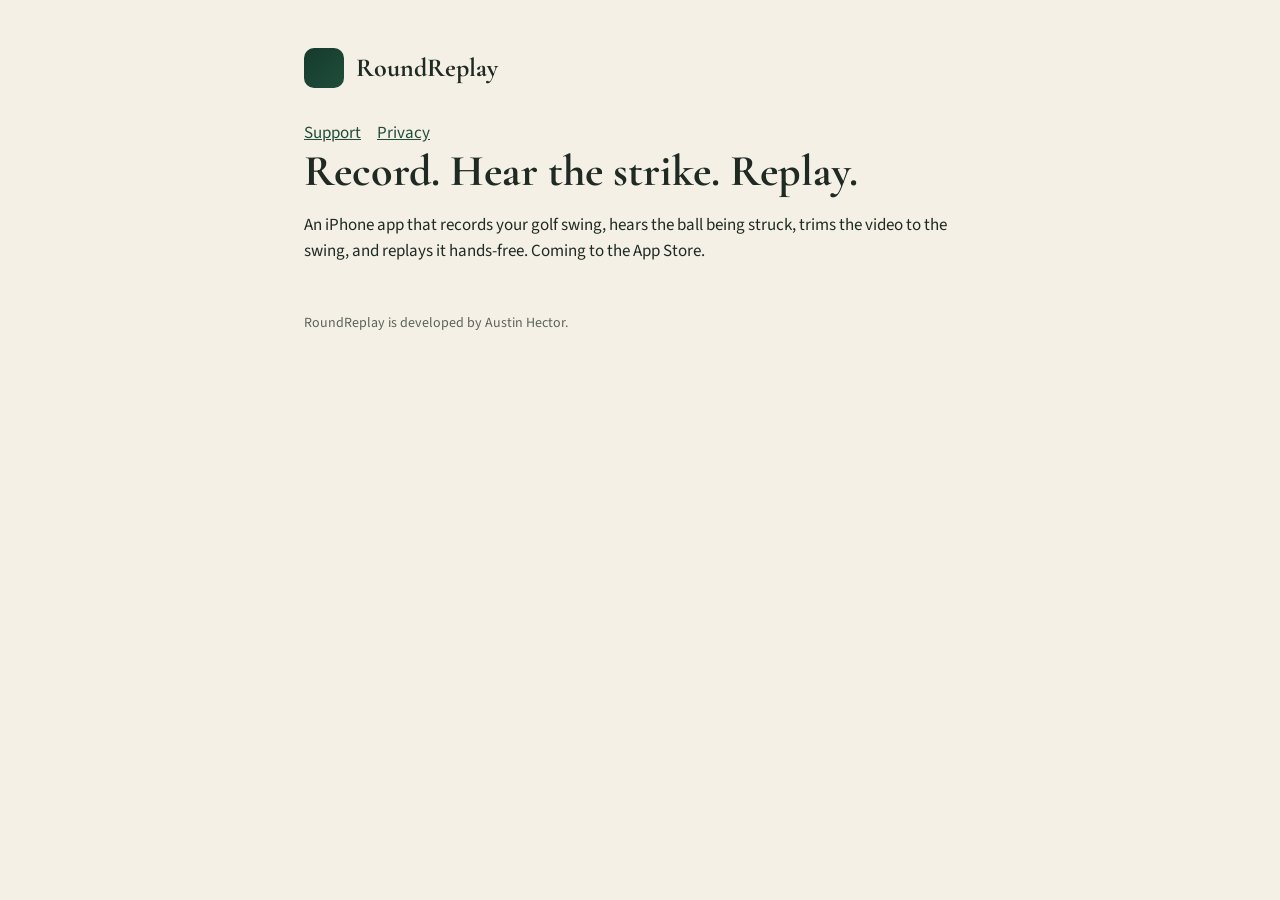
<file: index.html>
<!doctype html>
<html lang="en">
<head>
<meta charset="utf-8">
<meta name="viewport" content="width=device-width, initial-scale=1">
<title>RoundReplay</title>
<link rel="stylesheet" href="https://fonts.googleapis.com/css2?family=Cormorant+Garamond:wght@700&family=Source+Sans+3:wght@400;600&display=swap">
<link rel="stylesheet" href="style.css">
</head>
<body>
<main>
<header><div class="mark"></div><div class="name">RoundReplay</div></header>
<nav><a href="support.html">Support</a><a href="privacy.html">Privacy</a></nav>
<h1>Record. Hear the strike. Replay.</h1>
<p>An iPhone app that records your golf swing, hears the ball being struck, trims the video to the swing, and replays it hands-free. Coming to the App Store.</p>
<footer>RoundReplay is developed by Austin Hector.</footer>
</main>
</body>
</html>
</file>
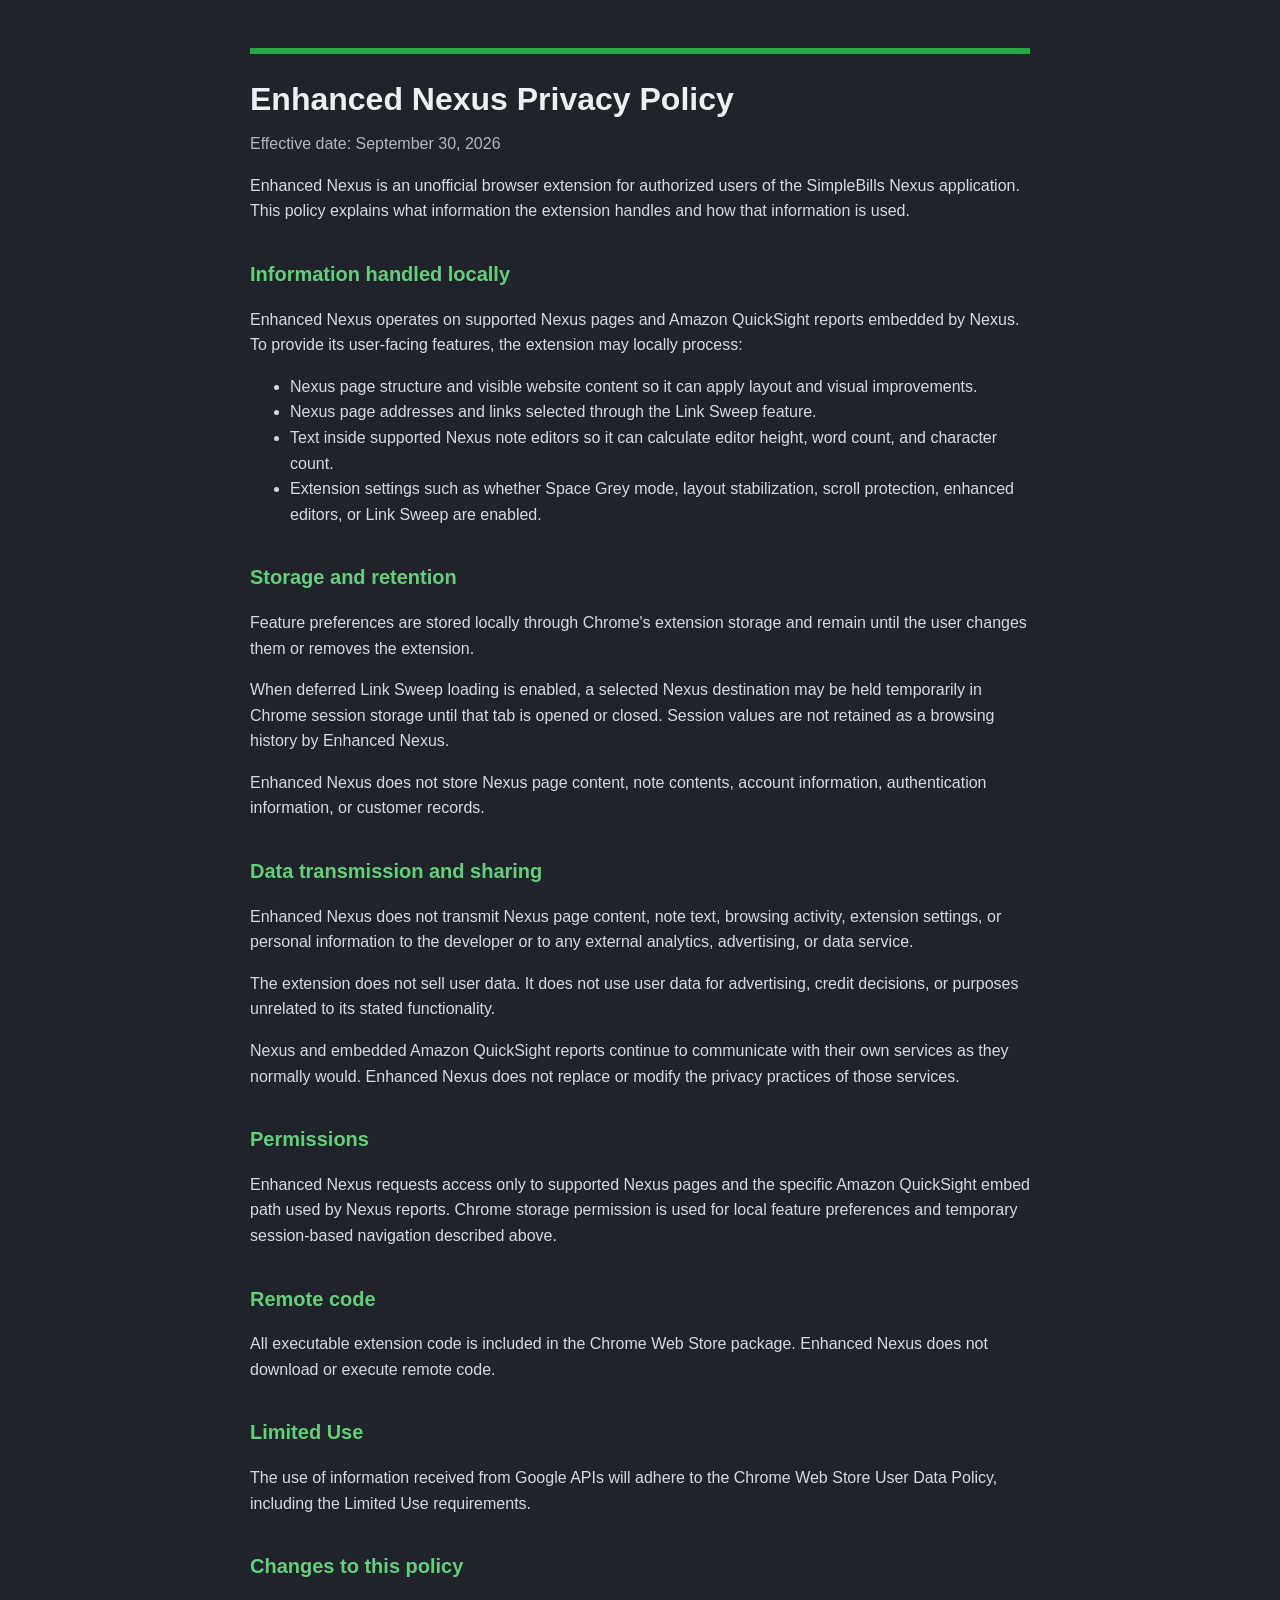
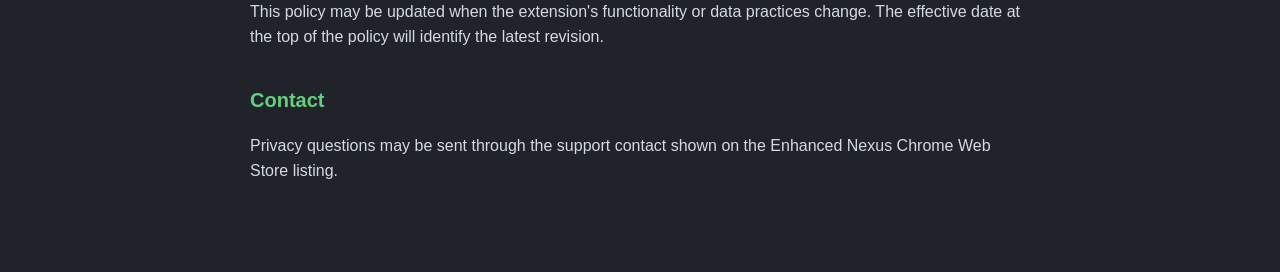
<file: enhanced-nexus-privacy.html>
<!doctype html>
<html lang="en">
<head>
  <meta charset="utf-8">
  <meta name="viewport" content="width=device-width, initial-scale=1">
  <title>Enhanced Nexus Privacy Policy</title>
  <style>
    :root { color-scheme: light dark; font-family: Arial, sans-serif; }
    body { background: #20242a; color: #edf0f3; line-height: 1.6; margin: 0; }
    main { margin: 0 auto; max-width: 780px; padding: 48px 24px 72px; }
    h1 { border-top: 6px solid #28a745; font-size: 32px; margin: 0 0 6px; padding-top: 20px; }
    h2 { color: #63cf7b; font-size: 20px; margin-top: 34px; }
    p, li { color: #d5dae0; }
    .date { color: #aeb6bf; margin-top: 0; }
    a { color: #63cf7b; }
  </style>
</head>
<body>
  <main>
    <h1>Enhanced Nexus Privacy Policy</h1>
    <p class="date">Effective date: September 30, 2026</p>
    <p>Enhanced Nexus is an unofficial browser extension for authorized users of the SimpleBills Nexus application. This policy explains what information the extension handles and how that information is used.</p>

    <h2>Information handled locally</h2>
    <p>Enhanced Nexus operates on supported Nexus pages and Amazon QuickSight reports embedded by Nexus. To provide its user-facing features, the extension may locally process:</p>
    <ul>
      <li>Nexus page structure and visible website content so it can apply layout and visual improvements.</li>
      <li>Nexus page addresses and links selected through the Link Sweep feature.</li>
      <li>Text inside supported Nexus note editors so it can calculate editor height, word count, and character count.</li>
      <li>Extension settings such as whether Space Grey mode, layout stabilization, scroll protection, enhanced editors, or Link Sweep are enabled.</li>
    </ul>

    <h2>Storage and retention</h2>
    <p>Feature preferences are stored locally through Chrome's extension storage and remain until the user changes them or removes the extension.</p>
    <p>When deferred Link Sweep loading is enabled, a selected Nexus destination may be held temporarily in Chrome session storage until that tab is opened or closed. Session values are not retained as a browsing history by Enhanced Nexus.</p>
    <p>Enhanced Nexus does not store Nexus page content, note contents, account information, authentication information, or customer records.</p>

    <h2>Data transmission and sharing</h2>
    <p>Enhanced Nexus does not transmit Nexus page content, note text, browsing activity, extension settings, or personal information to the developer or to any external analytics, advertising, or data service.</p>
    <p>The extension does not sell user data. It does not use user data for advertising, credit decisions, or purposes unrelated to its stated functionality.</p>
    <p>Nexus and embedded Amazon QuickSight reports continue to communicate with their own services as they normally would. Enhanced Nexus does not replace or modify the privacy practices of those services.</p>

    <h2>Permissions</h2>
    <p>Enhanced Nexus requests access only to supported Nexus pages and the specific Amazon QuickSight embed path used by Nexus reports. Chrome storage permission is used for local feature preferences and temporary session-based navigation described above.</p>

    <h2>Remote code</h2>
    <p>All executable extension code is included in the Chrome Web Store package. Enhanced Nexus does not download or execute remote code.</p>

    <h2>Limited Use</h2>
    <p>The use of information received from Google APIs will adhere to the Chrome Web Store User Data Policy, including the Limited Use requirements.</p>

    <h2>Changes to this policy</h2>
    <p>This policy may be updated when the extension's functionality or data practices change. The effective date at the top of the policy will identify the latest revision.</p>

    <h2>Contact</h2>
    <p>Privacy questions may be sent through the support contact shown on the Enhanced Nexus Chrome Web Store listing.</p>
  </main>
</body>
</html>
</file>
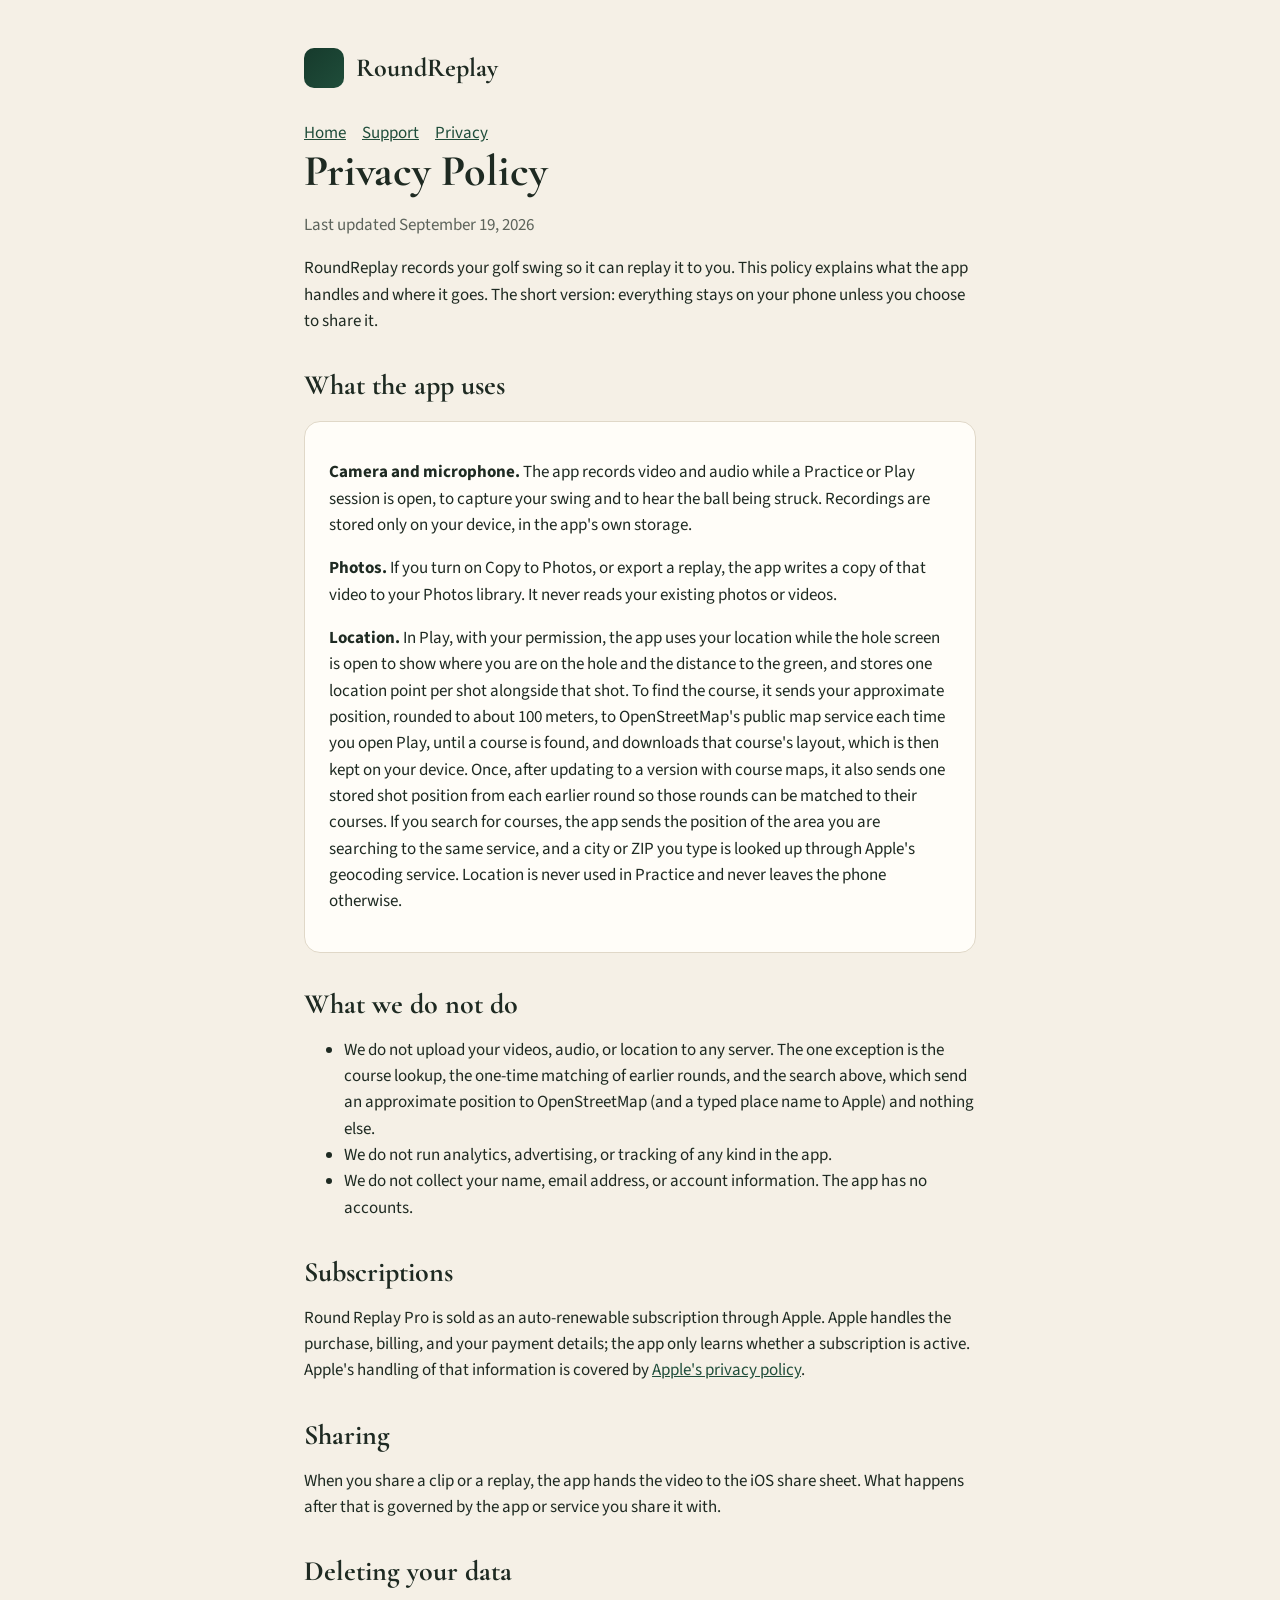
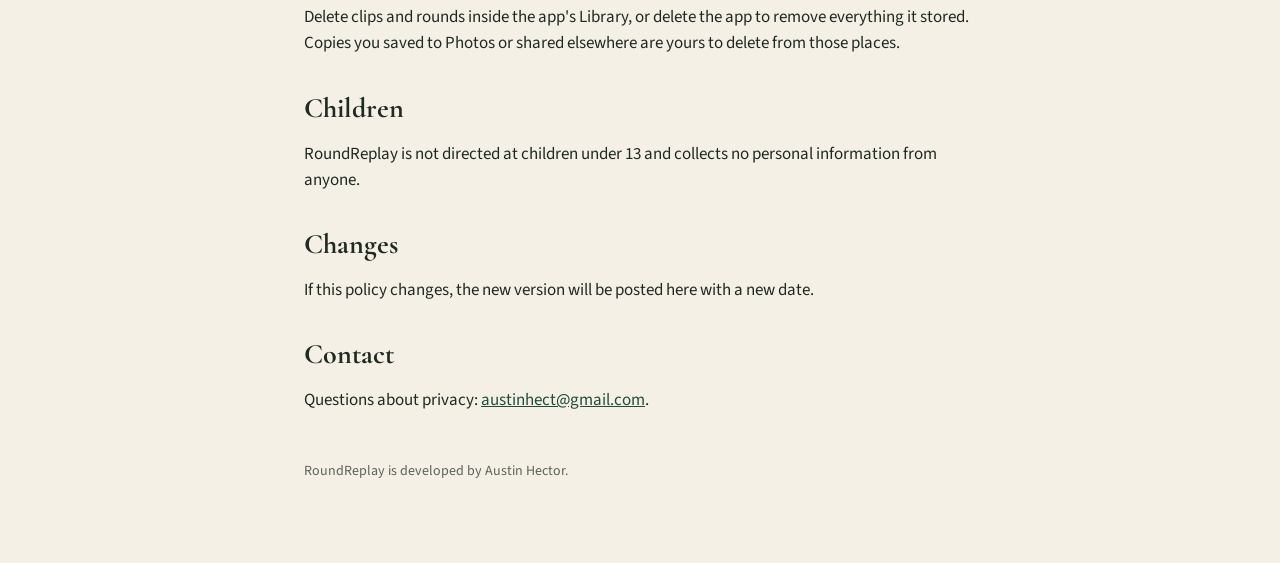
<file: privacy.html>
<!doctype html>
<html lang="en">
<head>
<meta charset="utf-8">
<meta name="viewport" content="width=device-width, initial-scale=1">
<title>RoundReplay Privacy Policy</title>
<link rel="stylesheet" href="https://fonts.googleapis.com/css2?family=Cormorant+Garamond:wght@700&family=Source+Sans+3:wght@400;600&display=swap">
<link rel="stylesheet" href="style.css">
</head>
<body>
<main>
<header><div class="mark"></div><div class="name">RoundReplay</div></header>
<nav><a href="index.html">Home</a><a href="support.html">Support</a><a href="privacy.html">Privacy</a></nav>

<h1>Privacy Policy</h1>
<p class="muted">Last updated September 19, 2026</p>

<p>RoundReplay records your golf swing so it can replay it to you. This policy explains what the app handles and where it goes. The short version: everything stays on your phone unless you choose to share it.</p>

<h2>What the app uses</h2>
<div class="card">
<p><strong>Camera and microphone.</strong> The app records video and audio while a Practice or Play session is open, to capture your swing and to hear the ball being struck. Recordings are stored only on your device, in the app's own storage.</p>
<p><strong>Photos.</strong> If you turn on Copy to Photos, or export a replay, the app writes a copy of that video to your Photos library. It never reads your existing photos or videos.</p>
<p><strong>Location.</strong> In Play, with your permission, the app uses your location while the hole screen is open to show where you are on the hole and the distance to the green, and stores one location point per shot alongside that shot. To find the course, it sends your approximate position, rounded to about 100 meters, to OpenStreetMap's public map service each time you open Play, until a course is found, and downloads that course's layout, which is then kept on your device. Once, after updating to a version with course maps, it also sends one stored shot position from each earlier round so those rounds can be matched to their courses. If you search for courses, the app sends the position of the area you are searching to the same service, and a city or ZIP you type is looked up through Apple's geocoding service. Location is never used in Practice and never leaves the phone otherwise.</p>
</div>

<h2>What we do not do</h2>
<ul>
<li>We do not upload your videos, audio, or location to any server. The one exception is the course lookup, the one-time matching of earlier rounds, and the search above, which send an approximate position to OpenStreetMap (and a typed place name to Apple) and nothing else.</li>
<li>We do not run analytics, advertising, or tracking of any kind in the app.</li>
<li>We do not collect your name, email address, or account information. The app has no accounts.</li>
</ul>

<h2>Subscriptions</h2>
<p>Round Replay Pro is sold as an auto-renewable subscription through Apple. Apple handles the purchase, billing, and your payment details; the app only learns whether a subscription is active. Apple's handling of that information is covered by <a href="https://www.apple.com/legal/privacy/">Apple's privacy policy</a>.</p>

<h2>Sharing</h2>
<p>When you share a clip or a replay, the app hands the video to the iOS share sheet. What happens after that is governed by the app or service you share it with.</p>

<h2>Deleting your data</h2>
<p>Delete clips and rounds inside the app's Library, or delete the app to remove everything it stored. Copies you saved to Photos or shared elsewhere are yours to delete from those places.</p>

<h2>Children</h2>
<p>RoundReplay is not directed at children under 13 and collects no personal information from anyone.</p>

<h2>Changes</h2>
<p>If this policy changes, the new version will be posted here with a new date.</p>

<h2>Contact</h2>
<p>Questions about privacy: <a href="mailto:austinhect@gmail.com">austinhect@gmail.com</a>.</p>

<footer>RoundReplay is developed by Austin Hector.</footer>
</main>
</body>
</html>
</file>
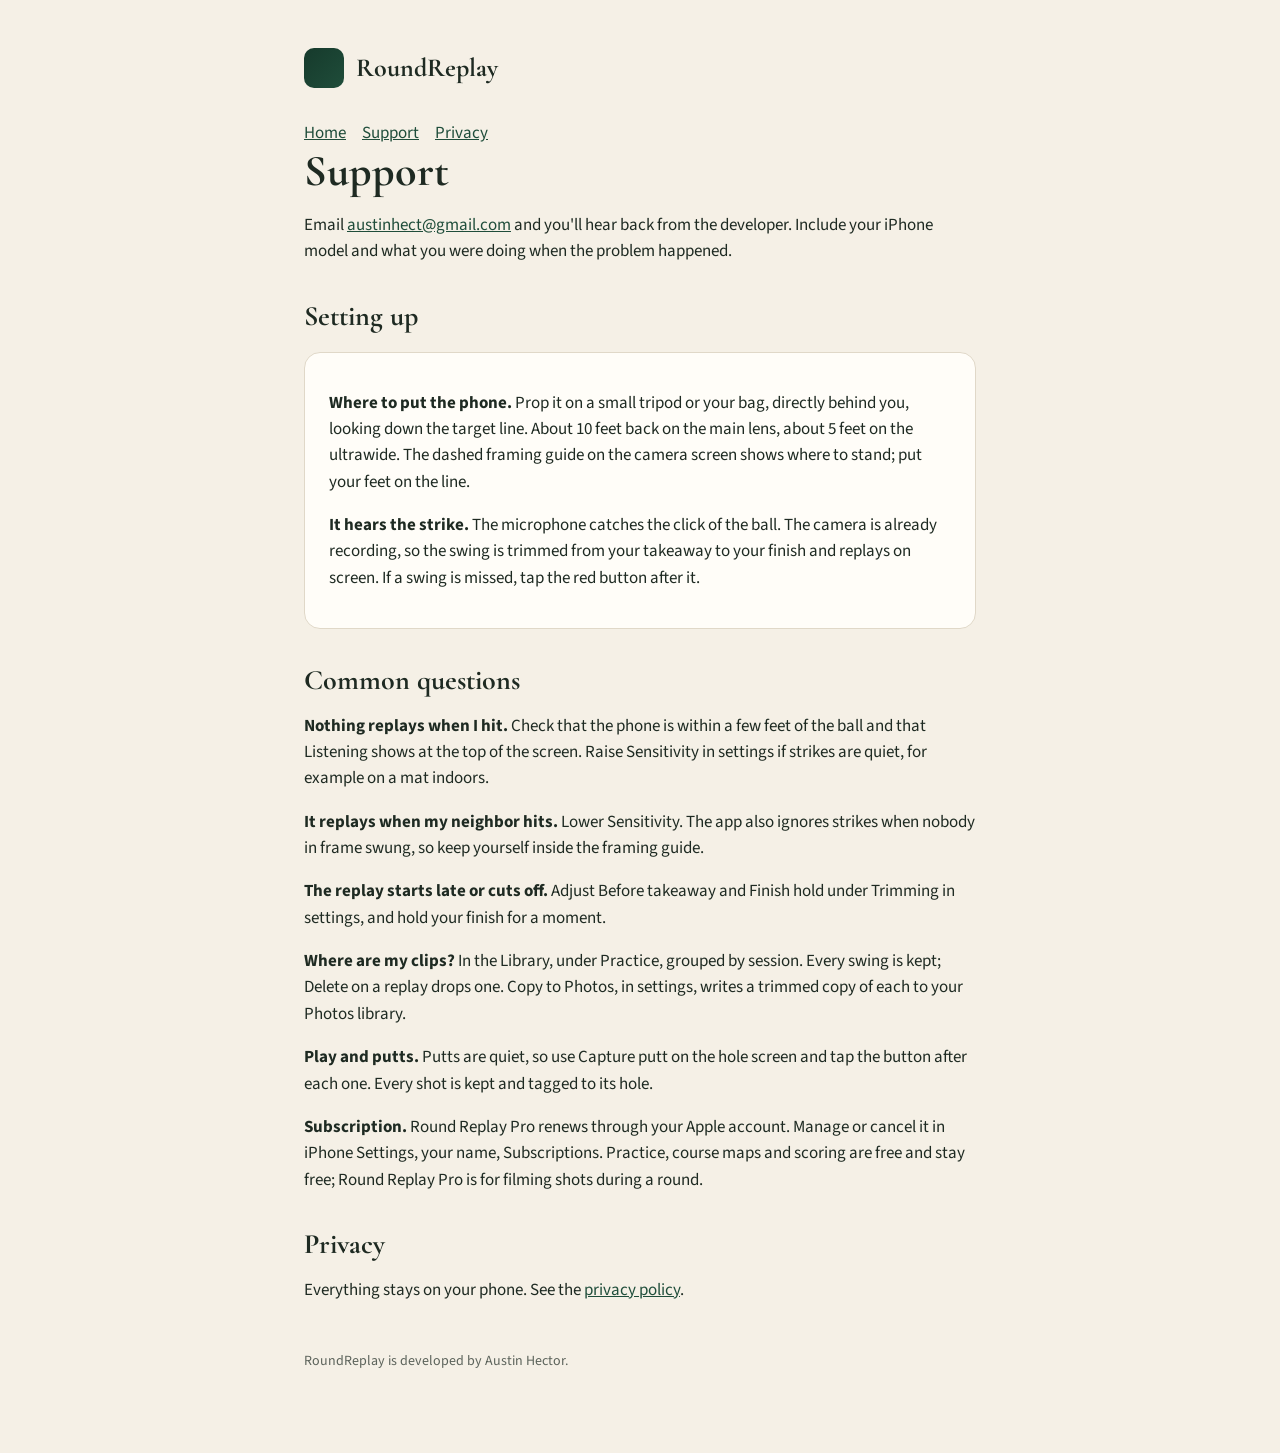
<file: support.html>
<!doctype html>
<html lang="en">
<head>
<meta charset="utf-8">
<meta name="viewport" content="width=device-width, initial-scale=1">
<title>RoundReplay Support</title>
<link rel="stylesheet" href="https://fonts.googleapis.com/css2?family=Cormorant+Garamond:wght@700&family=Source+Sans+3:wght@400;600&display=swap">
<link rel="stylesheet" href="style.css">
</head>
<body>
<main>
<header><div class="mark"></div><div class="name">RoundReplay</div></header>
<nav><a href="index.html">Home</a><a href="support.html">Support</a><a href="privacy.html">Privacy</a></nav>

<h1>Support</h1>
<p>Email <a href="mailto:austinhect@gmail.com">austinhect@gmail.com</a> and you'll hear back from the developer. Include your iPhone model and what you were doing when the problem happened.</p>

<h2>Setting up</h2>
<div class="card">
<p><strong>Where to put the phone.</strong> Prop it on a small tripod or your bag, directly behind you, looking down the target line. About 10 feet back on the main lens, about 5 feet on the ultrawide. The dashed framing guide on the camera screen shows where to stand; put your feet on the line.</p>
<p><strong>It hears the strike.</strong> The microphone catches the click of the ball. The camera is already recording, so the swing is trimmed from your takeaway to your finish and replays on screen. If a swing is missed, tap the red button after it.</p>
</div>

<h2>Common questions</h2>
<p><strong>Nothing replays when I hit.</strong> Check that the phone is within a few feet of the ball and that Listening shows at the top of the screen. Raise Sensitivity in settings if strikes are quiet, for example on a mat indoors.</p>
<p><strong>It replays when my neighbor hits.</strong> Lower Sensitivity. The app also ignores strikes when nobody in frame swung, so keep yourself inside the framing guide.</p>
<p><strong>The replay starts late or cuts off.</strong> Adjust Before takeaway and Finish hold under Trimming in settings, and hold your finish for a moment.</p>
<p><strong>Where are my clips?</strong> In the Library, under Practice, grouped by session. Every swing is kept; Delete on a replay drops one. Copy to Photos, in settings, writes a trimmed copy of each to your Photos library.</p>
<p><strong>Play and putts.</strong> Putts are quiet, so use Capture putt on the hole screen and tap the button after each one. Every shot is kept and tagged to its hole.</p>
<p><strong>Subscription.</strong> Round Replay Pro renews through your Apple account. Manage or cancel it in iPhone Settings, your name, Subscriptions. Practice, course maps and scoring are free and stay free; Round Replay Pro is for filming shots during a round.</p>

<h2>Privacy</h2>
<p>Everything stays on your phone. See the <a href="privacy.html">privacy policy</a>.</p>

<footer>RoundReplay is developed by Austin Hector.</footer>
</main>
</body>
</html>
</file>
<file: style.css>
:root { --cream: #F5F0E6; --paper: #FFFDF8; --line: #E0D8C8; --ink: #1E2A22; --muted: #5C635B; --forest: #1F4D3A; --brass: #B8934A; }
* { box-sizing: border-box; }
body { margin: 0; background: var(--cream); color: var(--ink); font-family: "Source Sans 3", "Helvetica Neue", Arial, sans-serif; font-size: 17px; line-height: 1.55; }
main { max-width: 720px; margin: 0 auto; padding: 48px 24px 80px; }
h1, h2 { font-family: "Cormorant Garamond", Georgia, "Times New Roman", serif; font-weight: 700; line-height: 1.1; margin: 0 0 12px; }
h1 { font-size: 44px; }
h2 { font-size: 28px; margin-top: 36px; }
p, li { color: var(--ink); }
.muted { color: var(--muted); }
a { color: var(--forest); }
header { display: flex; align-items: center; gap: 12px; margin-bottom: 32px; }
header .mark { width: 40px; height: 40px; border-radius: 10px; background: linear-gradient(135deg, #163A2C, #1F4D3A); }
header .name { font-family: "Cormorant Garamond", Georgia, serif; font-size: 26px; font-weight: 700; }
nav a { margin-right: 16px; }
.card { background: var(--paper); border: 1px solid var(--line); border-radius: 16px; padding: 20px 24px; margin: 20px 0; }
footer { margin-top: 48px; color: var(--muted); font-size: 14px; }
</file>
